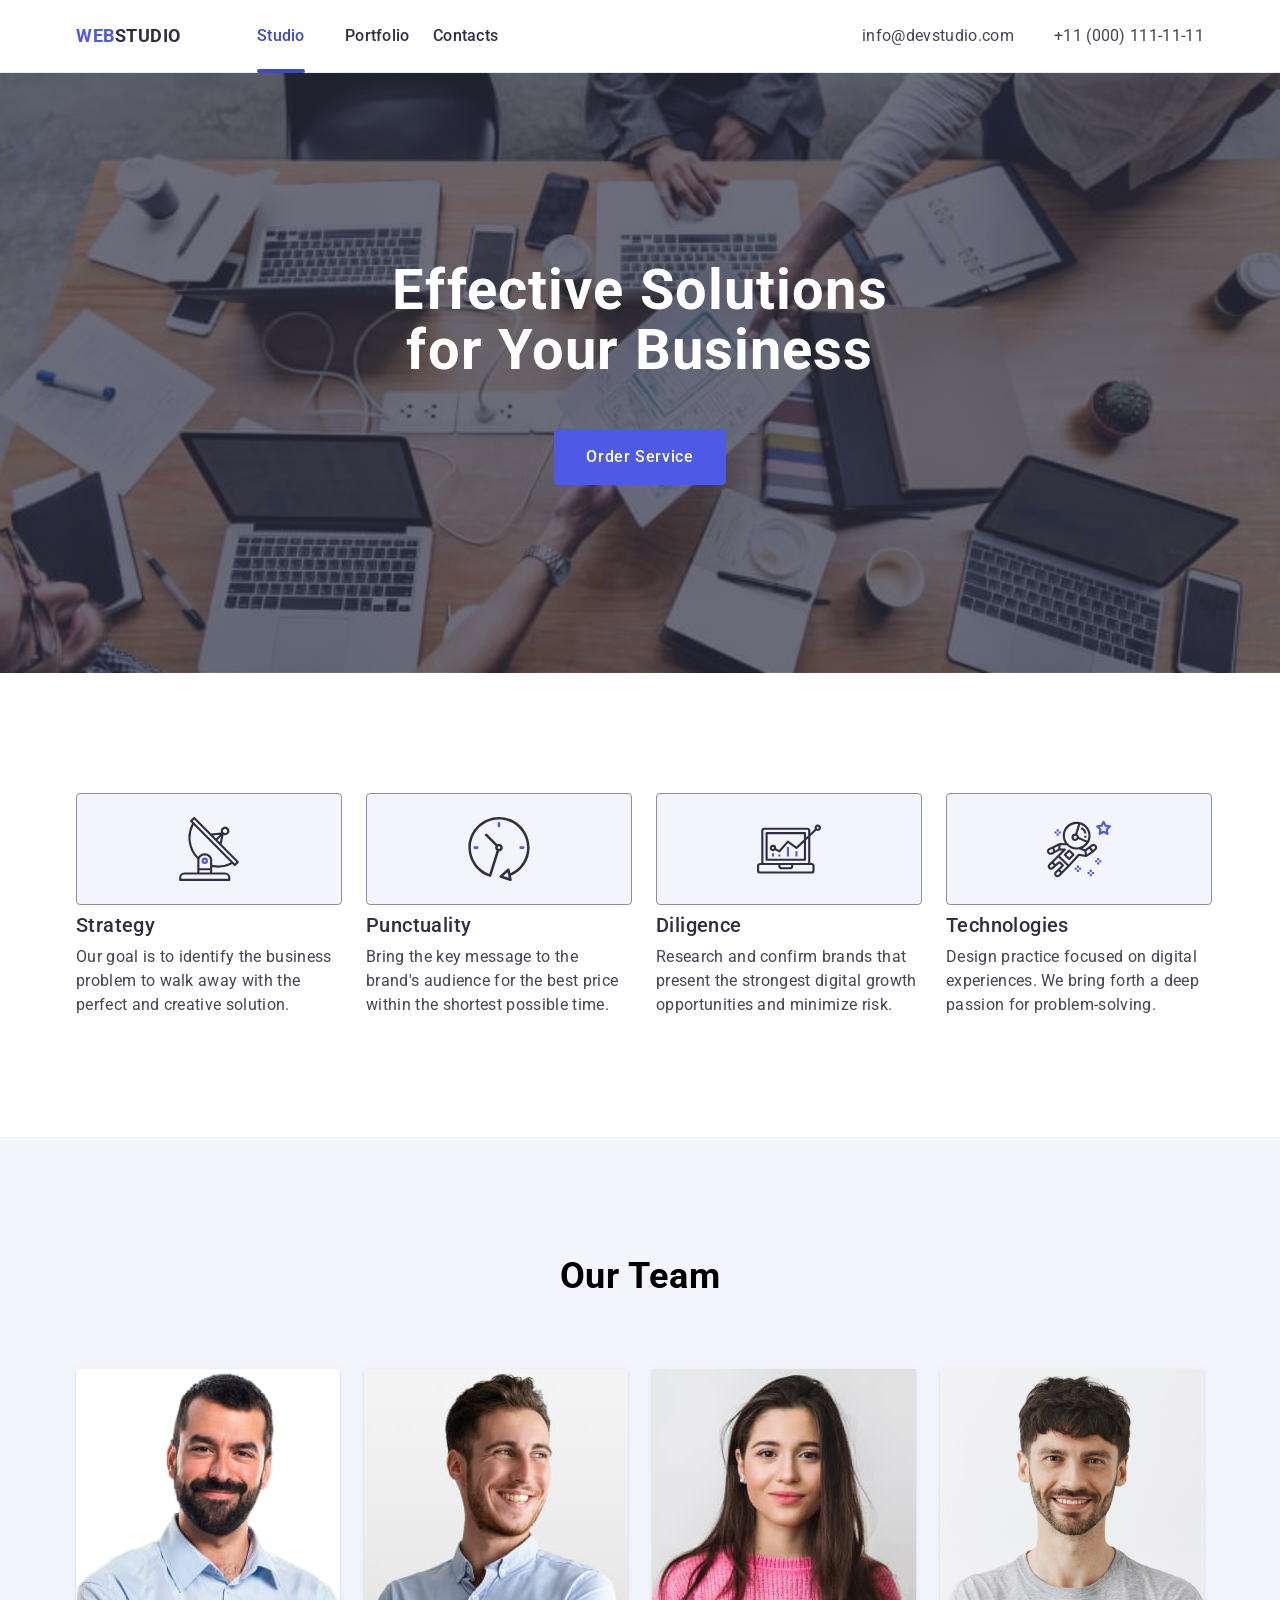
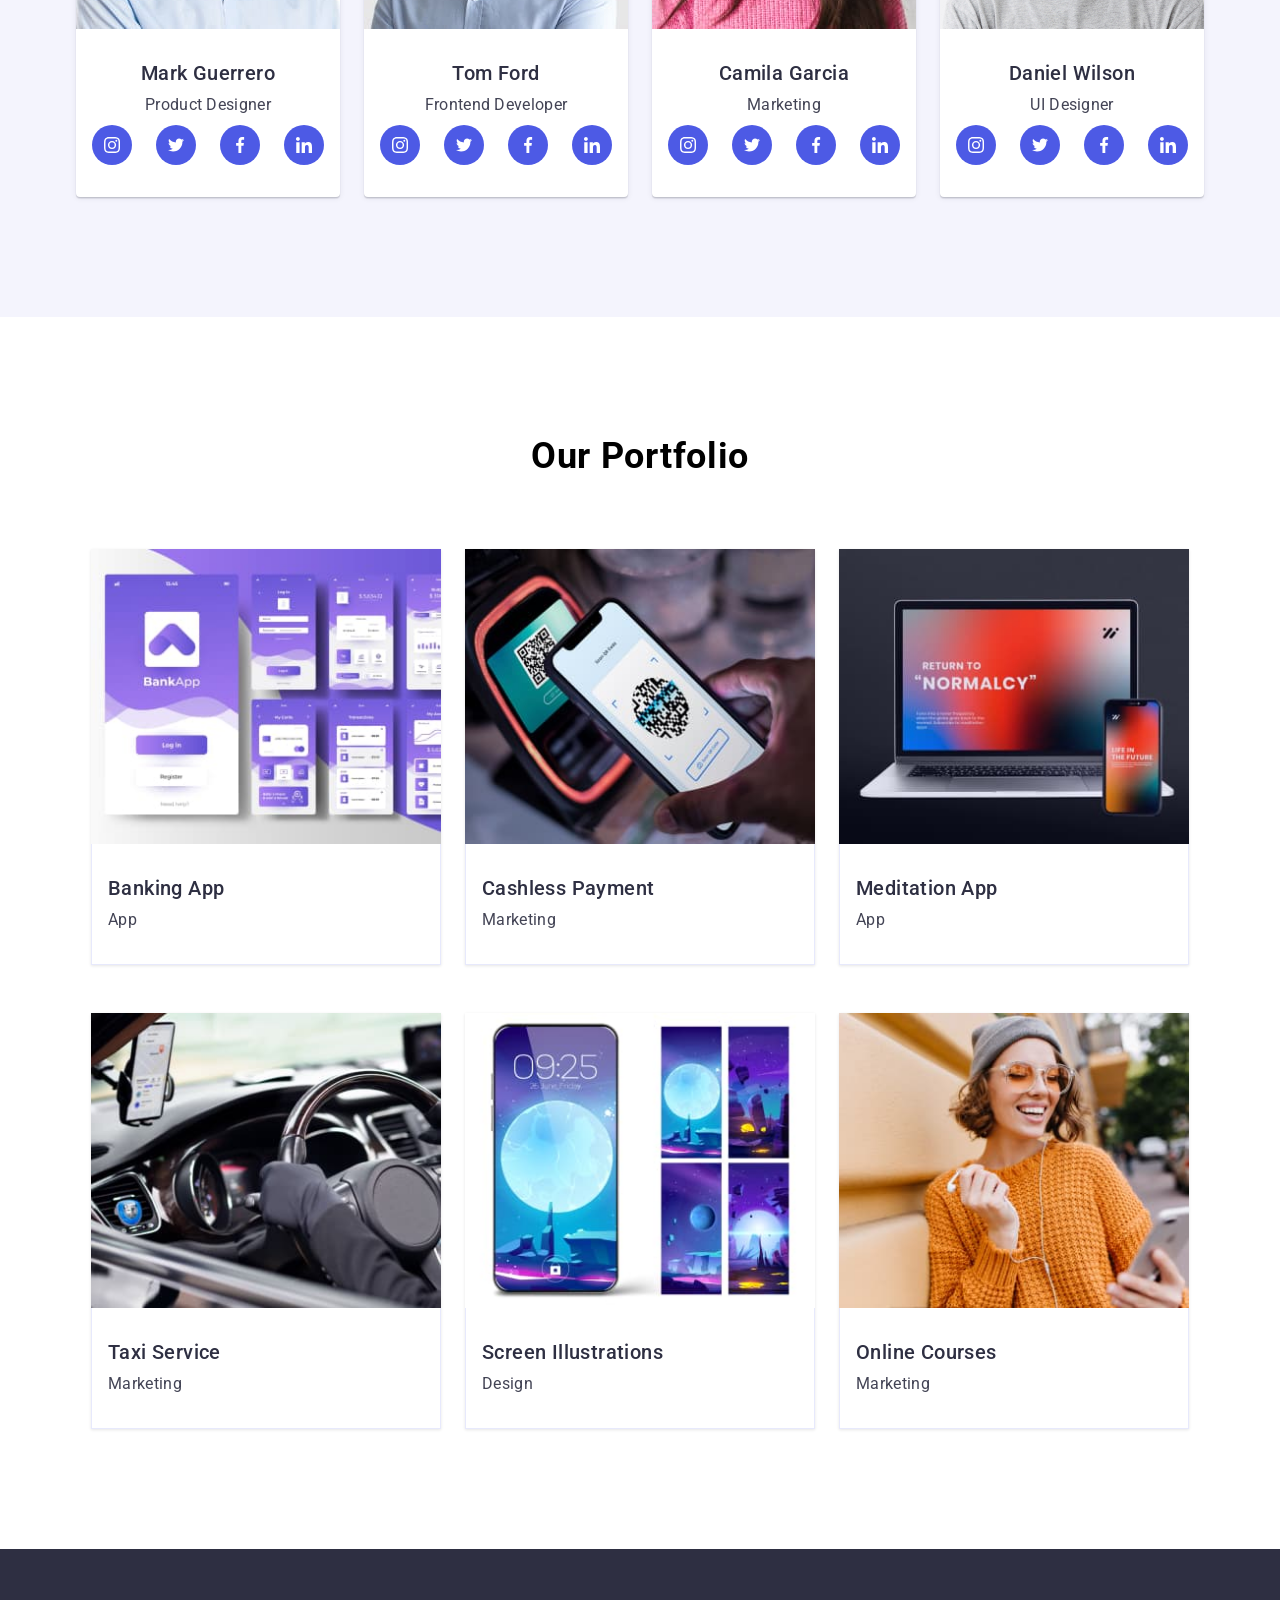
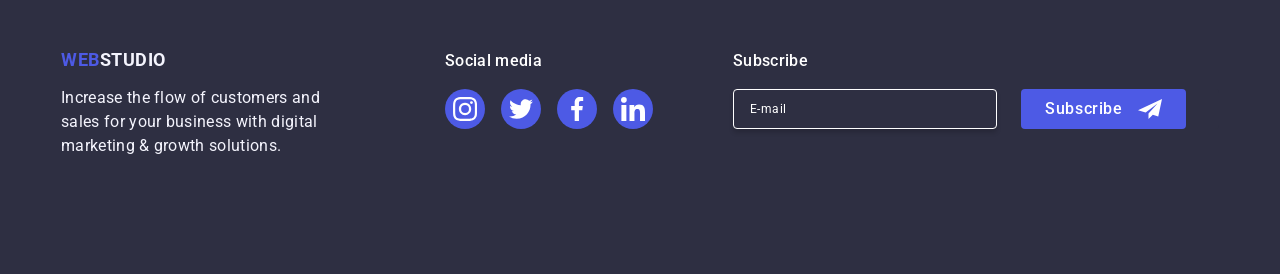
<file: index.html>
<!DOCTYPE html>
<html lang="en">

<head>
  <meta charset="UTF-8" />
  <meta name="viewport" content="width=device-width, initial-scale=1.0" />
  <meta name="description" content="Effective Solutions for Your Business" />
  <title>Web-studio</title>
  <link rel="preconnect" href="https://fonts.googleapis.com" />
  <link rel="preconnect" href="https://fonts.gstatic.com" crossorigin />
  <link href="https://fonts.googleapis.com/css2?family=Raleway:wght@700&family=Roboto:wght@400;500;700&display=swap"
    rel="stylesheet" />
  <link rel="stylesheet" href="https://cdnjs.cloudflare.com/ajax/libs/modern-normalize/3.0.1/modern-normalize.min.css"
    integrity="sha512-q6WgHqiHlKyOqslT/lgBgodhd03Wp4BEqKeW6nNtlOY4quzyG3VoQKFrieaCeSnuVseNKRGpGeDU3qPmabCANg=="
    crossorigin="anonymous" referrerpolicy="no-referrer" />
  <link rel="stylesheet" href="./css/styles.css" />
</head>

<body>

  <header id="home">
    <div class="container container_header">
      <nav class="navigation">
        <a class="logo" href="#home">Web<span class="logo_part">Studio</span></a>
        <ul class="menu_list">
          <li><a class="nav_menu nav_menu_blue" href="#studio">Studio</a></li>
          <li><a class="nav_menu" href="#portfolio">Portfolio</a></li>
          <li><a class="nav_menu" href="#contacts">Contacts</a></li>
        </ul>
      </nav>

      <address class="adress_all">
        <ul class="menu_address">
          <li><a class="address" href="mailto:info@devstudio.com">info@devstudio.com</a></li>
          <li><a class="address" href="tel:+110001111111">+11 (000) 111-11-11</a></li>
        </ul>
      </address>

      <button class="burger_btn" data-mobile-open type="button">
        <svg class="icon_menu" width="24" height="24">
          <use href="./images/icons.svg#icon-menu"></use>
        </svg>
      </button>
    </div>


    <div class="mobile_menu" data-mobile>
      <div class="container mobile_container">
        <button class="exit" type="button" data-mobile-close>
          <svg class="icon_exit" width="8" height="8">
            <use href="./images/icons.svg#icon-closeblack"></use>
          </svg>
        </button>

        <nav class="nav_mobile">
          <ul class="list_mobile">
            <li class="element_list_mobile"><a class="link_menu" href="#studio">Studio</a></li>
            <li class="element_list_mobile"><a class="link_menu" href="#portfolio">Portfolio</a> </li>
            <li class="element_list_mobile"><a class="link_menu" href="#contacts">Contacts</a></li>
          </ul>
        </nav>

        <address>
          <ul class="menu_address_mobile">
            <li class="list_menu_address"><a href="mailto:info@devstudio.com">info@devstudio.com</a></li>
            <li class="list_menu_address"><a href="tel:+110001111111">+11 (000) 111-11-11</a></li>
          </ul>
        </address>

        <ul class="list_icons_mob">

          <li class="ellipse">
            <a class="link_section" href="https://www.instagram.com" target="_blank">
              <svg class="traling_icons" width="16" height="16">
                <use href="./images/icons.svg#icon-instagram"></use>
              </svg>
            </a>
          </li>

          <li class="ellipse">
            <a class="link_section" href="https://twitter.com" target="_blank">
              <svg class="traling_icons" width="16" height="16">
                <use href="./images/icons.svg#icon-twitter"></use>
              </svg>
            </a>
          </li>

          <li class="ellipse">
            <a class="link_section" href="https://facebook.com" target="_blank">
              <svg class="traling_icons" width="16" height="16">
                <use href="./images/icons.svg#icon-facebook">
                </use>
              </svg>
            </a>
          </li>

          <li class="ellipse">
            <a class="link_section" href="https://www.linkedin.com" target="_blank">
              <svg class="traling_icons" width="16" height="16">
                <use href="./images/icons.svg#icon-linkedin"></use>
              </svg>
            </a>
          </li>
        </ul>
      </div>
    </div>
  </header>

  <main>

    <section class="face" id="hero">
      <div class="container">
        <h1 class="name">Effective Solutions for Your Business</h1>
        <button class="button_face" type="button" data-modal-open>Order Service</button>
      </div>
    </section>

    <section class="adv">
      <div class="container container_adv">
        <h2 class="visually_hidden">Advantages</h2>
        <ul class="menu_adv">

          <li class="li_adv">
            <div class="feature">
              <svg class="icon_feature" width="64" height="64">
                <use href="./images/icons.svg#icon-antenna"></use>
              </svg>
            </div>
            <h3 class="advantages_svg">Strategy</h3>
            <p class="p_advantages_svg">
              Our goal is to identify the business problem to walk away with the
              perfect and creative solution.
            </p>
          </li>

          <li class="li_adv">
            <div class="feature">
              <svg class="icon_feature" width="64" height="64">
                <use href="./images/icons.svg#icon-clock"></use>
              </svg>
            </div>
            <h3 class="advantages_svg">Punctuality</h3>
            <p class="p_advantages_svg">
              Bring the key message to the brand's audience for the best price
              within the shortest possible time.
            </p>
          </li>

          <li class="li_adv">
            <div class="feature">
              <svg class="icon_feature" width="64" height="64">
                <use href="./images/icons.svg#icon-diagram"></use>
              </svg>
            </div>
            <h3 class="advantages_svg">Diligence</h3>
            <p class="p_advantages_svg">
              Research and confirm brands that present the strongest digital
              growth opportunities and minimize risk.
            </p>
          </li>

          <li class="li_adv">
            <div class="feature">
              <svg class="icon_feature" width="64" height="64">
                <use href="./images/icons.svg#icon-astronaut"></use>
              </svg>
            </div>
            <h3 class="advantages_svg">Technologies</h3>
            <p class="p_advantages_svg">
              Design practice focused on digital experiences. We bring forth a
              deep passion for problem-solving.
            </p>
          </li>
        </ul>

      </div>
    </section>


    <section class="our_team" id="studio">
      <div class="container container_our_team">

        <h2 class="team">Our Team</h2>

        <ul class="list_our_team">

          <li class="list">
            <img srcset="./images/mark.jpg, ./images/mark@2x.jpg 2x" src="./images/mark.jpg" alt="Mark Guerrero"
              width="264" height="260" />

            <div class="identify">
              <h3 class="advantages">Mark Guerrero</h3>
              <p class="p_advantages">Product Designer</p>

              <ul class="list_icons">
                <li class="ellipse">
                  <a class="link_section" href="https://www.instagram.com" target="_blank">
                    <svg class="traling_icons" width="16" height="16">
                      <use href="./images/icons.svg#icon-instagram"></use>
                    </svg>
                  </a>
                </li>

                <li class="ellipse">
                  <a class="link_section" href="https://twitter.com" target="_blank">
                    <svg class="traling_icons" width="16" height="16">
                      <use href="./images/icons.svg#icon-twitter"></use>
                    </svg>
                  </a>
                </li>

                <li class="ellipse">
                  <a class="link_section" href="https://facebook.com" target="_blank">
                    <svg class="traling_icons" width="16" height="16">
                      <use href="./images/icons.svg#icon-facebook"></use>
                    </svg>
                  </a>
                </li>

                <li class="ellipse">
                  <a class="link_section" href="https://www.linkedin.com" target="_blank">
                    <svg class="traling_icons" width="16" height="16">
                      <use href="./images/icons.svg#icon-linkedin"></use>
                    </svg>
                  </a>
                </li>
              </ul>
            </div>
          </li>


          <li class="list">
            <img srcset="./images/tom.jpg 1x, ./images/tom@2x.jpg 2x" src="./images/tom.jpg" alt="Tom Ford" width="264"
              height="260" />
            <div class="identify">
              <h3 class="advantages">Tom Ford</h3>
              <p class="p_advantages">Frontend Developer</p>

              <ul class="list_icons">
                <li class="ellipse">
                  <a class="link_section" href="https://www.instagram.com" target="_blank">
                    <svg class="traling_icons" width="16" height="16">
                      <use href="./images/icons.svg#icon-instagram"></use>
                    </svg>
                  </a>
                </li>

                <li class="ellipse">
                  <a class="link_section" href="https://twitter.com" target="_blank">
                    <svg class="traling_icons" width="16" height="16">
                      <use href="./images/icons.svg#icon-twitter"></use>
                    </svg>
                  </a>
                </li>

                <li class="ellipse">
                  <a class="link_section" href="https://facebook.com" target="_blank">
                    <svg class="traling_icons" width="16" height="16">
                      <use href="./images/icons.svg#icon-facebook"></use>
                    </svg>
                  </a>
                </li>

                <li class="ellipse">
                  <a class="link_section" href="https://www.linkedin.com" target="_blank">
                    <svg class="traling_icons" width="16" height="16">
                      <use href="./images/icons.svg#icon-linkedin"></use>
                    </svg>
                  </a>
                </li>
              </ul>
            </div>
          </li>




          <li class="list">
            <img srcset="./images/camila.jpg 1x, ./images/camila@2x.jpg 2x" src="./images/camila.jpg"
              alt="Camila Garcia" width="264" height="260" />

            <div class="identify">
              <h3 class="advantages">Camila Garcia</h3>
              <p class="p_advantages">Marketing</p>

              <ul class="list_icons">
                <li class="ellipse">
                  <a class="link_section" href="https://www.instagram.com" target="_blank">
                    <svg class="traling_icons" width="16" height="16">
                      <use href="./images/icons.svg#icon-instagram"></use>
                    </svg>
                  </a>
                </li>

                <li class="ellipse">
                  <a class="link_section" href="https://twitter.com" target="_blank">
                    <svg class="traling_icons" width="16" height="16">
                      <use href="./images/icons.svg#icon-twitter"></use>
                    </svg>
                  </a>
                </li>

                <li class="ellipse">
                  <a class="link_section" href="https://facebook.com" target="_blank">
                    <svg class="traling_icons" width="16" height="16">
                      <use href="./images/icons.svg#icon-facebook"></use>
                    </svg>
                  </a>
                </li>

                <li class="ellipse">
                  <a class="link_section" href="https://www.linkedin.com" target="_blank">
                    <svg class="traling_icons" width="16" height="16">
                      <use href="./images/icons.svg#icon-linkedin"></use>
                    </svg>
                  </a>
                </li>
              </ul>
            </div>
          </li>




          <li class="list">
            <img srcset="./images/daniel.jpg 1x, ./images/daniel@2x.jpg 2x" src="./images/daniel.jpg"
              alt="Daniel Wilson" width="264" height="260" />

            <div class="identify">
              <h3 class="advantages">Daniel Wilson</h3>
              <p class="p_advantages">UI Designer</p>

              <ul class="list_icons">
                <li class="ellipse">
                  <a class="link_section" href="https://www.instagram.com" target="_blank">
                    <svg class="traling_icons" width="16" height="16">
                      <use href="./images/icons.svg#icon-instagram"></use>
                    </svg>
                  </a>
                </li>

                <li class="ellipse">
                  <a class="link_section" href="https://twitter.com" target="_blank">
                    <svg class="traling_icons" width="16" height="16">
                      <use href="./images/icons.svg#icon-twitter"></use>
                    </svg>
                  </a>
                </li>

                <li class="ellipse">
                  <a class="link_section" href="https://facebook.com" target="_blank">
                    <svg class="traling_icons" width="16" height="16">
                      <use href="./images/icons.svg#icon-facebook"></use>
                    </svg>
                  </a>
                </li>

                <li class="ellipse">
                  <a class="link_section" href="https://www.linkedin.com" target="_blank">
                    <svg class="traling_icons" width="16" height="16">
                      <use href="./images/icons.svg#icon-linkedin"></use>
                    </svg>
                  </a>
                </li>
              </ul>
            </div>
          </li>

        </ul>
      </div>
    </section>


    <section class="our_portfolio" id="portfolio">
      <div class="container container_our_portfolio">
        <h2 class="team">Our Portfolio</h2>

        <ul class="list_portfolio">
          <li class="project_card">
            <div class="image_container">
              <img srcset="./images/banking@1x.jpg 1x, ./images/banking@2x.jpg 2x" src="./images/banking@1x.jpg"
                alt="Banking App design concepts" width="360" />
              <p class="overlay">
                14 Stylish and User-Friendly App Design Concepts · Task Manager App · Calorie Tracker App · Exotic
                Fruit Ecommerce App · Cloud Storage App
              </p>
            </div>
            <div class="card_content">
              <h3 class="project_title">Banking App</h3>
              <p class="project_description">App</p>
            </div>
          </li>

          <li class="project_card">
            <div class="image_container">
              <img srcset="./images/cashless@1x.jpg 1x, ./images/cashless@2x.jpg 2x" src="./images/cashless@1x.jpg"
                alt="Cashless Payment project" width="360" height="300" />
              <p class="overlay">14 Stylish and User-Friendly App Design Concepts · Task Manager App · Calorie Tracker
                App · Exotic Fruit Ecommerce App ·
                Cloud Storage App</p>
            </div>
            <div class="card_content">
              <h3 class="project_title">Cashless Payment</h3>
              <p class="project_description">Marketing</p>

            </div>
          </li>

          <li class="project_card">
            <div class="image_container">
              <img srcset="./images/mediation@1x.jpg 1x, ./images/meditation@2x.jpg 2x" src="./images/mediation@1x.jpg"
                alt="Meditation App project" width="360" height="300" />
              <p class="overlay">14 Stylish and User-Friendly App Design Concepts · Task Manager App · Calorie Tracker
                App ·
                Exotic
                Fruit Ecommerce App · Cloud Storage App</p>
            </div>
            <div class="card_content">
              <h3 class="project_title">Meditation App</h3>
              <p class="project_description">App</p>
            </div>
          </li>

          <li class="project_card">
            <div class="image_container">
              <img srcset="./images/taxi@1x.jpg 1x, ./images/taxi@2x.jpg 2x" src="./images/taxi@1x.jpg"
                alt="Taxi Service project" width="360" height="300" />
              <p class="overlay">14 Stylish and User-Friendly App Design Concepts · Task Manager App · Calorie Tracker
                App ·
                Exotic
                Fruit Ecommerce App · Cloud Storage App</p>
            </div>
            <div class="card_content">
              <h3 class="project_title">Taxi Service</h3>
              <p class="project_description">Marketing</p>
            </div>
          </li>

          <li class="project_card">
            <div class="image_container">
              <img srcset="./images/screen@1x.jpg 1x, ./images/screen@2x.jpg 2x" src="./images/screen@1x.jpg"
                alt="Screen Illustrations project" width="360" height="300" />
              <p class="overlay">14 Stylish and User-Friendly App Design Concepts · Task Manager App · Calorie Tracker
                App ·
                Exotic
                Fruit Ecommerce App · Cloud Storage App</p>
            </div>
            <div class="card_content">
              <h3 class="project_title">Screen Illustrations</h3>
              <p class="project_description">Design</p>
            </div>
          </li>

          <li class="project_card">
            <div class="image_container">
              <img srcset="./images/online@1x.jpg, ./images/online@2x.jpg 2x" src="./images/online@1x.jpg"
                alt="Online Courses project" width="360" height="300" />
              <p class="overlay">14 Stylish and User-Friendly App Design Concepts · Task Manager App · Calorie Tracker
                App ·
                Exotic
                Fruit Ecommerce App · Cloud Storage App</p>
            </div>
            <div class="card_content">
              <h3 class="project_title">Online Courses</h3>
              <p class="project_description">Marketing</p>
            </div>
          </li>
        </ul>
      </div>
    </section>

  </main>

  <footer class="footer" id="contacts">
    <div class="container footer_container">
      <div class="text">
        <a class="logo_f" href="#home">Web<span class="logo_footer">Studio</span></a>
        <p class="p_footer">
          Increase the flow of customers and sales for your business with digital
          marketing & growth solutions.</p>
      </div>
      <div class="social">
        <p class="social_media">Social media</p>
        <ul class="footer_ul">
          <li class="ellipse">
            <a class="link_footer" href="https://www.instagram.com" target="_blank">
              <svg class="traling_icons" width="24" height="24">
                <use href="./images/icons.svg#icon-instagram"></use>
              </svg>
            </a>
          </li>
          <li class="ellipse">
            <a class="link_footer" href="https://twitter.com" target="_blank">
              <svg class="traling_icons" width="24" height="24">
                <use href="./images/icons.svg#icon-twitter"></use>
              </svg>
            </a>
          </li>
          <li class="ellipse">
            <a class="link_footer" href="https://facebook.com" target="_blank">
              <svg class="traling_icons" width="24" height="24">
                <use href="./images/icons.svg#icon-facebook"></use>
              </svg>
            </a>
          </li>
          <li class="ellipse">
            <a class="link_footer" href="https://www.linkedin.com" target="_blank">
              <svg class="traling_icons" width="24" height="24">
                <use href="./images/icons.svg#icon-linkedin"></use>
              </svg>
            </a>
          </li>
        </ul>
      </div>

      <div class="subscribe">
        <p class="social_media">Subscribe</p>
        <form class="form_footer">

          <label class="label_footer">
            <input class="subscribe_mail" type="email" name="email" placeholder="E-mail" />
          </label>

          <button class="button_subscribe" type="submit">Subscribe
            <svg class="svg_subscribe" width="24" height="24">
              <use href="./images/icons.svg#icon-Frame"></use>
            </svg>
          </button>

        </form>
      </div>
    </div>

  </footer>

  <div class="modal_overlay" data-modal>
    <div class="modal">
      <button class="exit_modal" type="button" data-modal-close>
        <svg class="icon_exit" width="8" height="8">
          <use href="./images/icons.svg#icon-closeblack"></use>
        </svg>
      </button>

      <p class="p_form">Leave your contacts and we will call you back</p>
      <form class="form" name="feedback" autocomplete="off" novalidate>

        <div class="box_model">
          <label class="form_label" for="user-name">Name</label>
          <div class="box_input">
            <input class="form_input" id="user-name" type="text" name="user-name" />
            <svg class="icons_box" width="18" height="24">
              <use href="./images/icons.svg#icon-human"></use>
            </svg>
          </div>
        </div>


        <div class="box_model">
          <label class="form_label" for="phone">Phone</label>
          <div class="box_input"><input class="form_input" id="phone" type="text" name="Phone" /><svg class="icons_box"
              width="18" height="24">
              <use href="./images/icons.svg#icon-phoneblack"></use>
            </svg></div>
        </div>

        <div class="box_model">
          <label class="form_label" for="e-mail">Email</label>
          <div class="box_input"><input class="form_input" id="e-mail" type="text" name="e-mail" /><svg
              class="icons_box" width="18" height="24">
              <use href="./images/icons.svg#icon-emailblack"></use>
            </svg></div>
        </div>

        <div class="box_comment">
          <label class="form_label" for="user-comment">Comment</label>
          <textarea class="textarea" id="user-comment" name="user-comment" placeholder="Text input"></textarea>
        </div>

        <div class="checkbox">
          <input class="input_checkbox visually_hidden" id="user-privacy" type="checkbox" value="true"
            name="user-privacy" />
          <label class="label_checkbox" for="user-privacy"><span class="custom_checkbox"><svg class="icon_check"
                width="10" height="8">
                <use href="./images/icons.svg#icon-Vector"></use>
              </svg></span>
            <div class="text_wrapper">
              <span>I accept the terms and conditions of the</span>
              <span><a href="" class="a_checkbox">Privacy Policy</a></span>
            </div>
          </label>
        </div>

        <button class="send_btn" type="submit">Send</button>
      </form>
    </div>
  </div>




  <script src="./js/mobile.js"></script>
  <script src="./js/modal.js"></script>
</body>

</html>
</file>
<file: css/styles.css>
:root {
  --iris: #4d5ae5;
  --ocean: #404bbf;
  --navy-blue: #2e2f42;
  --green: #31d0aa;
  --slate: #434455;
  --light-slate: #8e8f99;
  --cornflower: #e7e9fc;
  --cloud: #f4f4fd;
  --navy-blue-modal: rgba(46, 47, 66, 0.4);
  --grey: rgba(46, 47, 66, 0.7);
  --white: #fff;
  --dairy: #fcfcfc;
  --font-family: "Roboto", sans-serif;
  --second-family: "Raleway", sans-serif;
}

*,
*::before,
*::after {
  box-sizing: border-box;
}

body {
  background-color: #FFFFFF;
  font-family: "Roboto", sans-serif;

}

a {
  text-decoration: none;
  color: #2e2f42;
}


ul,
ol {
  list-style: none;
  padding: 0;
  margin: 0;
}

h1,
h2,
h3,
p {
  box-sizing: border-box;
  margin: 0;
}

img {
  display: block;
  max-width: 100%;
  height: auto;
}

button {
  cursor: pointer;
}

.visually_hidden {
  position: absolute;
  width: 1px;
  height: 1px;
  margin: -1px;
  border: 0;
  padding: 0;
  white-space: nowrap;
  clip-path: inset(100%);
  clip: rect(0 0 0 0);
  overflow: hidden;
}

.container {
  max-width: 320px;
  padding: 0 16px;
  margin: 0 auto;
}



@media only screen and (min-width:768px) {
  .container {
    max-width: 768px;
  }

  a:hover,
  a:focus {
    color: #404bbf;
  }
}

@media only screen and (min-width:1158px) {
  .container {
    max-width: 1158px;
    padding: 0 15px;

  }
}

header {

  border-bottom: 1px solid #e7e9fc;
  box-shadow: 0px 2px 1px rgba(46, 47, 66, 0.08),
    0px 1px 1px rgba(46, 47, 66, 0.16),
    0px 1px 6px rgba(46, 47, 66, 0.08);
}

.container_header {
  height: 72px;
  margin: 0 auto;
  display: flex;
  align-items: center;
  justify-content: space-between;

}

.menu_list,
.adress_all,
.feature {
  display: none;
}

.logo {
  font-weight: 700;
  font-size: 18px;
  line-height: 1.17;
  letter-spacing: 0.03em;
  text-transform: uppercase;
  color: #4d5ae5;
}

.logo_part {
  color: #2e2f42;
}

.logo_part:hover,
.logo_part:focus {
  color: #404BBF;
}

.navigation {
  display: block;
}

.burger_btn {
  padding: 0;
  border: none;
  background-color: transparent;
}

.icon_menu {
  display: block;
  fill: #2F2F37;
}

@media only screen and (min-width:768px) {
  .burger_btn {
    display: none;
  }

  .menu_list {
    display: flex;
    gap: 40px;
    justify-content: center;
  }

  .logo {
    margin-right: 120px;
  }


  .navigation {
    display: flex;
    align-items: center;

  }

  .nav_menu {
    display: block;
    position: relative;
    padding: 24px 0;
    font-weight: 500;
    font-size: 16px;
    line-height: 1.5;
    letter-spacing: 0.02em;
    color: #2E2F42;
    transition: transform 250ms cubic-bezier(0.4, 0, 0.2, 1);
    width: 48px;
  }

  .nav_menu:hover,
  .nav_menu:focus {
    color: #404bbf;
  }

  .nav_menu_blue {
    color: #404bbf;
    display: block;
    position: relative;
    transition: color 250ms cubic-bezier(0.4, 0, 0.2, 1);
  }

  .nav_menu_blue::after {
    width: 100%;
    height: 4px;
    position: absolute;
    left: 0;
    content: '';
    bottom: -1px;
    background-color: #404bbf;
    border-radius: 2px;
    transition: width 250ms cubic-bezier(0.4, 0, 0.2, 1);
  }

  .adress_all {
    display: block;
    font-style: normal;
  }

  .menu_address {
    display: flex;
    flex-direction: column;
    gap: 12px;
  }

  .address {
    font-style: normal;
    color: #434455;
    transition: color 250ms cubic-bezier(0.4, 0, 0.2, 1);
    font-weight: 400;
    font-size: 12px;
    line-height: 117%;
    letter-spacing: 0.04em;

  }
}

@media only screen and (min-width:1158px) {
  .burger_btn {
    display: none;
  }

  .adress_all {
    padding-top: 24px;
    padding-bottom: 24px;
  }



  .logo {
    margin-right: 76px;
  }

  .navigation {
    margin-right: 332px;

  }

  .address {
    padding: 24px 0;
    font-size: 16px;
    line-height: 1.5;
    letter-spacing: 0.02em;
  }

  .menu_address {
    flex-direction: row;
    gap: 40px;
  }

}

.mobile_menu {
  position: fixed;
  top: 0;
  left: 0;
  width: 100%;
  height: 100%;
  background-color: #FFFFFF;
  transition: opacity 250ms cubic-bezier(0.4, 0, 0.2, 1), visibility 250ms cubic-bezier(0.4, 0, 0.2, 1);
  opacity: 0;
  visibility: hidden;
  pointer-events: none;
}

.mobile_menu.is-open {
  opacity: 1;
  visibility: visible;
  pointer-events: auto;
}

.mobile_container {
  display: flex;
  flex-direction: column;
  position: relative;
  padding-top: 72px;
  padding-bottom: 40px;
  height: 100%;
}

.exit {
  display: flex;
  position: absolute;
  top: 24px;
  right: 24px;
  width: 24px;
  height: 24px;
  border-radius: 50%;
  align-items: center;
  justify-content: center;
  background-color: transparent;
  border: 1px solid rgba(0, 0, 0, 0.1);
  padding: 0;
  transition: background-color 250ms cubic-bezier(0.4, 0, 0.2, 1), border 250ms cubic-bezier(0.4, 0, 0.2, 1);
  margin-bottom: 8px;
}

.exit:hover,
.exit:focus {
  background-color: #404bbf;
  border: none;
}

.exit:hover svg,
.exit:focus svg {
  fill: #ffffff;
}

@media only screen and (min-width: 768px) {
  .exit {
    margin-bottom: 24px;
  }
}


.nav_mobile {
  margin-bottom: auto;
}

.list_mobile {
  display: flex;
  flex-direction: column;
  gap: 40px;
}

.element_list_mobile {
  font-weight: 700;
  font-size: 36px;
  line-height: 111%;
  letter-spacing: 0.02em;
  color: #2E2F42;
}

.menu_address_mobile {
  display: flex;
  flex-direction: column;
  gap: 24px;
}

.list_menu_address {
  font-style: normal;
  font-weight: 500;
  font-size: 20px;
  line-height: 120%;
  letter-spacing: 0.02em;
  color: var(--slate);
}

.list_icons_mob {
  display: flex;
  justify-content: center;
  gap: 40px;
  margin-top: 48px;
}

.ellipse {
  width: 40px;
  height: 40px;
}

.list_icons {
  display: flex;
  justify-content: center;
  gap: 24px;
}

.link_section {
  display: flex;
  width: 100%;
  height: 100%;
  border-radius: 50%;
  background-color: #4D5AE5;
  align-items: center;
  justify-content: center;
  transition: background-color 250ms cubic-bezier(0.4, 0, 0.2, 1);
}

.traling_icons {
  fill: #F4F4FD;
}

@media screen and (min-width: 768px) {
  .mobile_menu {
    display: none;
  }

  .exit {
    background-color: #e7e9fc;
  }



  .icon_exit {
    transition: fill 250ms cubic-bezier(0.4, 0, 0.2, 1);
  }

  .link_section:hover,
  .link_section:focus {
    background-color: #404bbf;
  }

  .list_icons {
    gap: 24px;
    margin-top: 8px;
  }
}

/*face hero*/
.face {
  background-color: #2e2f42;
  background-repeat: no-repeat;
  background-position: center;
  background-size: cover;
  padding: 72px 0;
  background-image: linear-gradient(rgba(46, 47, 66, 0.7), rgba(46, 47, 66, 0.7)),
    url('../images/mobil/Dark-bg-mob@1x.jpg');
  max-width: 767px;
  margin: 0 auto;
}

@media (min-device-pixel-ratio: 2),
(min-resolution: 192dpi),
(min-resolution: 2dppx) {
  .face {
    background-image: linear-gradient(rgba(46, 47, 66, 0.7),
        rgba(46, 47, 66, 0.7)),
      url('../images/mobil/Dark-bg-mob@2x.jpg');
  }
}

@media screen and (min-width: 768px) {
  .face {
    padding: 112px 0;
    max-width: 1157px;
    background-image: linear-gradient(rgba(46, 47, 66, 0.7), rgba(46, 47, 66, 0.7)),
      url('../images/tablet/Dark-bg-tab@1x.jpg');
  }


  @media (min-device-pixel-ratio: 2),
  (min-resolution: 192dpi),
  (min-resolution: 2dppx) {
    .face {
      background-image: linear-gradient(rgba(46, 47, 66, 0.7), rgba(46, 47, 66, 0.7)),
        url('../images/tablet/Dark-bg-tab@2x.jpg');
    }
  }
}

@media screen and (min-width: 1158px) {
  .face {
    background-image: linear-gradient(rgba(46, 47, 66, 0.7), rgba(46, 47, 66, 0.7)), url('../images/backdr@1x.jpg');
    padding: 188px 0;
    max-width: 1440px;
  }

  @media (min-device-pixel-ratio: 2),
  (min-resolution: 192dpi),
  (min-resolution: 2dppx) {
    .face {
      background-image: linear-gradient(rgba(46, 47, 66, 0.7), rgba(46, 47, 66, 0.7)), url('../images/backdr@2x.jpg');
    }
  }
}

.name {
  font-weight: 700;
  font-size: 36px;
  line-height: 111%;
  letter-spacing: 0.02em;
  text-align: center;
  color: #ffffff;
  max-width: 216px;
  text-align: center;
  margin: 0 auto;
  margin-bottom: 72px;
}

.button_face {
  border: none;
  border-radius: 4px;
  background-color: #4D5AE5;
  font-weight: 500;
  font-size: 16px;
  line-height: 1.5;
  letter-spacing: 0.04em;
  color: #ffffff;
  padding: 16px 32px;
  min-width: 169px;
  min-height: 56px;
  display: block;
  margin: 0 auto;
  transition: cubic-bezier(0.4, 0, 0.2, 1) color 250ms;
  transition: background-color 250ms cubic-bezier(0.4, 0, 0.2, 1);
}

.button_face:hover,
.button_face:focus {
  background-color: #404BBF;
}



@media screen and (min-width: 768px) {
  .face {
    padding: 112px 0 112px 0;
  }

  .name {
    max-width: 496px;
    font-size: 56px;
    line-height: 1.07;
    text-align: center;
    margin-bottom: 36px;
  }
}

@media screen and (min-width: 1158px) {
  .face {
    padding: 188px 0 188px 0;
  }

  .name {
    margin-bottom: 48px;
  }
}

/*Advantages*/
.adv {
  padding-top: 96px;
  padding-bottom: 96px;
}


.menu_adv {
  display: flex;
  flex-wrap: wrap;
  gap: 72px;
}

.li_adv {
  flex: 1 1 100%;
  box-sizing: border-box;
}

.advantages_svg {
  font-weight: 700;
  font-size: 36px;
  line-height: 111%;
  letter-spacing: 0.02em;
  text-align: center;
  color: var(--navy-blue);
  text-align: center;
  margin-bottom: 8px;
}

.p_advantages_svg {
  font-weight: 500;
  font-size: 16px;
  line-height: 150%;
  letter-spacing: 0.02em;
  color: var(--slate);
  text-align: left;
}

@media screen and (min-width: 768px) {

  .menu_adv {
    gap: 24px;
  }

  .li_adv {
    flex: 1 1 calc(50% - 16px);
  }

  .advantages_svg {
    text-align: left;
    font-weight: 700;
    font-size: 36px;
    line-height: 111%;
  }

  .p_advantages_svg {
    font-weight: 500;
    font-size: 16px;
    line-height: 150%;
  }
}

@media screen and (min-width: 1158px) {
  .adv {
    padding-top: 120px;
    padding-bottom: 120px;
  }

  .menu_adv {
    flex-direction: row;
    gap: 24px;
    flex-wrap: nowrap;

  }

  .li_adv {
    flex: 1 1 calc(16.66% - 16px);
  }

  .feature {
    display: flex;
    align-items: center;
    justify-content: center;
    height: 112px;
    padding: 24px 100px;
    border: 1px solid #8E8F99;
    border-radius: 4px;
    background: #F4F4FD;
    margin-bottom: 8px;
  }

  .advantages_svg {
    font-weight: 500;
    font-size: 20px;
    line-height: 120%;
  }

  .p_advantages_svg {
    font-weight: 400;
  }
}

/*our team*/
.our_team {
  background-color: #F4F4FD;
  padding: 96px 0;
}



.team {
  font-weight: 700;
  font-size: 36px;
  line-height: 1.11;
  text-align: center;
  letter-spacing: 0.02em;
  text-transform: capitalize;
  margin-bottom: 72px;

}

.list_our_team {
  display: flex;
  flex-wrap: wrap;
  justify-content: center;
  gap: 72px;

}

.list {
  flex: 1 1 calc(100% - 72px);
  max-width: 100%;
  box-sizing: border-box;
  border-radius: 0px 0px 4px 4px;
  background-color: #FFFFFF;
  box-shadow: 0 2px 1px 0 rgba(46, 47, 66, 0.08),
    0 1px 1px 0 rgba(46, 47, 66, 0.16),
    0 1px 6px 0 rgba(46, 47, 66, 0.08);

}

.list img {
  display: block;
  width: 100%;
  height: auto;
}

.identify {
  padding: 32px 16px;

}

.advantages {
  font-weight: 500;
  font-size: 20px;
  line-height: 120%;
  letter-spacing: 0.02em;
  text-align: center;
  color: #2e2f42;
  margin-bottom: 8px;
}

.p_advantages {
  font-size: 16px;
  line-height: 150%;
  letter-spacing: 0.02em;
  color: #434455;
  font-weight: 400;
  text-align: center;
  margin-bottom: 8px;
}

@media screen and (min-width: 768px) {
  .list {
    flex: 1 1 calc(50% - 24px);
  }

  .list_our_team {
    column-gap: 24px;
    row-gap: 64px;
  }
}

@media screen and (min-width: 1158px) {
  .our_team {
    padding-top: 120px;
    padding-bottom: 120px;
  }

  .list_our_team {
    flex-direction: row;
    flex-wrap: nowrap;

  }

  .list {
    flex: 1 1 calc(25% - 24px);
  }
}

/*portfolio*/
.our_portfolio {
  padding: 96px 0;
}

.list_portfolio {
  display: flex;
  flex-wrap: wrap;
  gap: 48px;
  background: var(--white);
}

.list_portfolio .project_card {
  flex: 1 1 100%;
}

.project_card {
  position: relative;
  overflow: hidden;
  transition: box-shadow 250ms cubic-bezier(0.4, 0, 0.2, 1);
  box-shadow: 0px 1px 3px rgba(0, 0, 0, 0.1);
}

.project_card:hover {
  box-shadow: 0px 1px 6px rgba(46, 47, 66, 0.08), 0px 1px 1px rgba(46, 47, 66, 0.16), 0px 2px 1px rgba(46, 47, 66, 0.08);
}

.project_card:hover .overlay {
  transform: translateY(0%);
}

.image_container {
  display: flex;
  position: relative;
  overflow: hidden;
}

.image_container img {
  width: 100%;
  height: 100%;
}

.overlay {
  position: absolute;
  top: 0;
  left: 0;
  font-size: 16px;
  line-height: 1.5;
  letter-spacing: 0.02em;
  color: #f4f4fd;
  padding: 40px 32px;
  background-color: #4d5ae5;
  height: 100%;
  width: 100%;
  transform: translateY(100%);
  transition: transform 250ms cubic-bezier(0.4, 0, 0.2, 1);
}

.card_content {
  position: relative;
  border-top: none;
  text-align: left;
  padding: 32px 16px;
  border: 1px solid #e7e9fc;
  border-top: none;
}

.project_title {
  text-align: left;
  color: #2e2f42;
  margin-bottom: 8px;
  font-weight: 500;
  font-size: 20px;
  line-height: 120%;
  letter-spacing: 0.02em;
}

.project_description {
  font-weight: 400;
  font-size: 16px;
  line-height: 150%;
  letter-spacing: 0.02em;
  color: #434455;
  text-align: left;
}

@media screen and (min-width: 768px) {
  .container_our_portfolio {
    max-width: 736px;
  }

  .image_container {

    column-gap: 72px;
    row-gap: 24px;
    flex: 1 1 calc(50% - 24px);
  }

  .list_portfolio .project_card {
    flex: 1 1 calc(50% - 24px);
    column-gap: 72px;
    row-gap: 24px;
  }

}

@media screen and (min-width: 1158px) {
  .our_portfolio {
    padding: 120px 0;
  }

  .container_our_portfolio {
    max-width: 1128px;
    align-items: center;
  }

  .list_portfolio .project_card {
    flex: 1 1 calc(33.33% - 24px);
  }

  .list_portfolio {
    gap: 24px;
    column-gap: 24px;
    row-gap: 48px;
  }

}

/*footer*/
.footer {
  background-color: #2e2f42;
  padding: 96px 0;
  text-align: center;
}

.footer_container {
  display: flex;
  flex-direction: column;
  gap: 72px;
  align-items: center;
}



.logo_f {
  display: inline-block;
  font-weight: 700;
  font-size: 18px;
  line-height: 1.17;
  letter-spacing: 0.03em;
  text-transform: uppercase;
  color: #4d5ae5;
  margin-bottom: 16px;

}

.logo_footer {
  color: #f4f4fd;

}

.p_footer {
  font-weight: 400;
  font-size: 16px;
  line-height: 1.5;
  color: #F4F4FD;
  letter-spacing: 0.02em;
  width: 264px;
  text-align: left;
  margin-bottom: 16px;
}


.social_media {
  font-weight: 500;
  font-size: 16px;
  line-height: 1.5;
  letter-spacing: 0.02em;
  color: #FFFFFF;
  margin-bottom: 16px;
}

.footer_ul {
  display: flex;
  gap: 16px;
  list-style: none;
  padding: 0;
}

.link_footer {
  display: flex;
  width: 100%;
  height: 100%;
  border-radius: 50%;
  background-color: #4D5AE5;
  align-items: center;
  justify-content: center;
  transition: background-color 250ms cubic-bezier(0.4, 0, 0.2, 1);
}

.link_footer:hover {
  background-color: #31d0aa;
}

.form_footer {
  display: flex;
  flex-direction: column;
  gap: 24px;

  border-radius: 4px;

  min-height: 40px;
  background-color: #2e2f42;
  justify-content: space-between;
  flex-grow: 1;
  align-items: center;
}



.subscribe_mail {
  min-width: 264px;
  height: 40px;
  border: 1px solid #ffffff;
  box-shadow: 0 4px 4px 0 rgba(0, 0, 0, 0.15);
  background-color: transparent;
  font-size: 12px;
  line-height: 2;
  letter-spacing: 0.04em;
  padding-left: 16px;
  box-shadow: 0px 4px 4px rgba(0, 0, 0, 0.15);
  border-radius: 4px;
  color: #ffffff;
  flex: 1;
  padding: 8px 16px;
}

.subscribe_mail::placeholder {
  color: #fff;
}

.button_subscribe {
  display: flex;
  min-width: 165px;
  height: 40px;
  font-size: 16px;
  font-weight: 500;
  line-height: 1.5;
  letter-spacing: 0.04em;
  color: #fff;
  cursor: pointer;
  background-color: #4D5AE5;
  border: none;
  border-radius: 4px;
  padding: 8px 24px;
  justify-content: space-between;
  position: relative;
  overflow: hidden;
}

.traling_icons {
  fill: #ffffff;
  transition: fill 250ms;
}

.link_footer:hover .traling_icons {
  fill: #31d0aa;
}




@media only screen and (min-width: 768px) {
  .footer {
    text-align: left;
  }

  .footer_container {
    flex-direction: row;
    flex-wrap: wrap;
    align-items: flex-start;
    padding-left: 108px;
    gap: 0;
  }

  .text {
    max-width: 264px;
  }

  .social {
    max-width: 208px;
  }

  .text {
    margin-right: 24px;
  }

  .footer_container .text,
  .social,
  .subscribe {
    flex-direction: row;
    flex: 1 1 calc(50% - 24px);
    column-gap: 72px;
    row-gap: 24px;

  }

  .subscribe {
    margin: 0 auto
  }

  .subscribe_mail .button_subscribe {
    justify-content: flex-start;
  }




  .form_footer {
    flex-direction: row;
    gap: 24px;
    justify-content: flex-start;
    width: 100%;
  }



}

@media screen and (min-width: 1158px) {
  .footer {
    padding: 100px 0;
  }

  .footer_container {
    padding: 0;
    flex-wrap: nowrap;
    gap: 0;
    align-items: baseline;

  }

  .text {

    margin-right: 120px;
  }

  .social {
    margin-right: 80px;
  }

}

/*modal*/
.modal_overlay {
  position: fixed;
  top: 0;
  left: 0;
  width: 100%;
  height: 100%;
  background-color: rgba(46, 47, 66, 0.4);
  opacity: 0;
  visibility: hidden;
  pointer-events: none;
  transition: opacity 250ms cubic-bezier(0.4, 0, 0.2, 1), visibility 250ms cubic-bezier(0.4, 0, 0.2, 1);
}

.modal {

  position: absolute;
  top: 50%;
  left: 50%;
  transform: translate(-50%, -50%);
  background-color: #FCFCFC;
  border-radius: 4px;
  width: 288px;
  min-height: 623px;
  padding: 72px 16px 24px 16px;
  box-shadow: 0 1px 1px 0 rgba(0, 0, 0, 0.14), 0 1px 3px 0 rgba(0, 0, 0, 0.12), 0 2px 1px 0 rgba(0, 0, 0, 0.2);
  overflow-y: auto;

  transition: transform 250ms cubic-bezier(0.4, 0, 0.2, 1);
}

.modal_overlay.is-open {
  opacity: 1;
  visibility: visible;
  pointer-events: auto;
}



.exit_modal {
  display: flex;
  position: absolute;
  top: 24px;
  right: 24px;
  width: 24px;
  height: 24px;
  border-radius: 50%;
  align-items: center;
  justify-content: center;
  background-color: #e7e9fc;
  border: 1px solid rgba(0, 0, 0, 0.1);
  padding: 0;
  cursor: pointer;
  transition: background-color 250ms cubic-bezier(0.4, 0, 0.2, 1), border 250ms cubic-bezier(0.4, 0, 0.2, 1);

}




.exit_modal:hover svg,
.exit_modal:focus svg {
  fill: #ffffff;
}

.icon_exit {
  transition: fill 250ms cubic-bezier(0.4, 0, 0.2, 1);
}



.box_model {
  display: flex;
  flex-direction: column;

}

.form_label {
  display: block;
  margin-bottom: 4px;
  font-weight: 400;
  line-height: 117%;
  letter-spacing: 0.04em;
  color: #8e8f99;
  font-size: 12px;

}

.box_input {
  display: flex;
  align-items: center;
  position: relative;
}

.form_input {
  width: 100%;
  height: 40px;
  border: 1px solid rgba(46, 47, 66, 0.4);
  background-color: transparent;
  padding-left: 38px;
  outline: transparent;
  border-radius: 4px;
  transition: border-color 250ms cubic-bezier(0.4, 0, 0.2, 1);
  margin-bottom: 8px;
}

.input::placeholder {
  font-weight: 400;
  font-size: 12px;
  line-height: 117%;
  letter-spacing: 0.04em;
  color: var(--navy-blue-modal);
}

.form_input:focus {
  border-color: #4D5AE5;

}

.form_input:focus-within {
  border: 1px solid #4d5ae5;
}

.form_input:focus+.icons_box {
  fill: #4D5AE5;
}



.icons_box {
  position: absolute;
  left: 16px;
  top: 8px;
  transition: fill 250ms cubic-bezier(0.4, 0, 0.2, 1);

}



.p_form {
  font-weight: 500;
  font-size: 16px;
  line-height: 150%;
  letter-spacing: 0.02em;
  text-align: center;
  color: var(--navy-blue);
  margin-bottom: 16px;

}

.textarea {
  width: 100%;
  height: 120px;
  font-size: 12px;
  line-height: 1.17;
  letter-spacing: 0.04em;
  color: rgba(46, 47, 66, 0.4);
  border: 1px solid rgba(46, 47, 66, 0.4);
  border-radius: 4px;
  background-color: transparent;
  padding: 8px 16px;
  outline: transparent;
  resize: none;
  transition: border-color 250ms cubic-bezier(0.4, 0, 0.2, 1);
  cursor: pointer;

}

.textarea:hover,
.textarea:focus {
  border-color: #4D5AE5;
}

.box_comment {
  margin-bottom: 16px;
}

.checkbox {
  display: flex;
  align-items: center;
  margin-bottom: 24px;
}

.a_checkbox {
  color: #4d5ae5;
  text-decoration: underline;
  cursor: pointer;
  margin-right: 8px;
}



.input_checkbox:checked+.label_checkbox>.custom_checkbox {
  background-color: #404bbf;
  border: none;
  fill: #F4F4FD;
}

.label_checkbox {
  display: flex;
  align-items: center;
  font-size: 12px;
  line-height: 1.17;
  letter-spacing: 0.04em;
  color: #8e8f99;
}

.custom_checkbox {
  display: inline-flex;
  justify-content: center;
  align-items: center;
  fill: transparent;
  width: 16px;
  height: 16px;
  border: 1px solid #ccc;
  border-radius: 2px;
  background-color: #fff;
  border: 1px solid rgba(46, 47, 66, 0.4);
  transition: background-color 250ms cubic-bezier(0.4, 0, 0.2, 1), border 250ms cubic-bezier(0.4, 0, 0.2, 1), fill 250ms cubic-bezier(0.4, 0, 0.2, 1);
  margin-right: 8px;
}

.text_wrapper {
  display: flex;
  flex-direction: column;
  justify-content: center;

}

.text_wrapper span {
  display: block;
}



.send_btn {
  border: none;
  border-radius: 4px;
  background-color: #4D5AE5;
  font-weight: 500;
  font-size: 16px;
  line-height: 1.5;
  letter-spacing: 0.04em;
  color: #ffffff;
  min-width: 169px;
  min-height: 56px;
  display: block;
  margin: 0 auto;
  transition: cubic-bezier(0.4, 0, 0.2, 1) color 250ms;
  transition: background-color 250ms cubic-bezier(0.4, 0, 0.2, 1);
}

@media screen and (min-width: 768px) {
  .modal {
    width: 408px;
    padding: 72px 24px 24px 24px;
  }

  .exit_modal {
    margin-bottom: 24px;
  }

  .exit_modal:hover,
  .exit_modal:focus {
    background-color: #404bbf;
    border: none;
  }

  .exit_modal:hover svg,
  .exit_modal:focus svg {
    fill: #ffffff;
  }

  .checkbox {
    display: block;
    width: 100%;
    height: auto;
  }

  .p_form {
    max-width: 408px;
  }

  .label_checkbox {
    flex-wrap: nowrap;
    gap: 8px;

  }

  .a_checkbox {
    margin-left: 8px;
  }

  .custom_checkbox {
    margin-right: 8px;

  }


}
</file>
